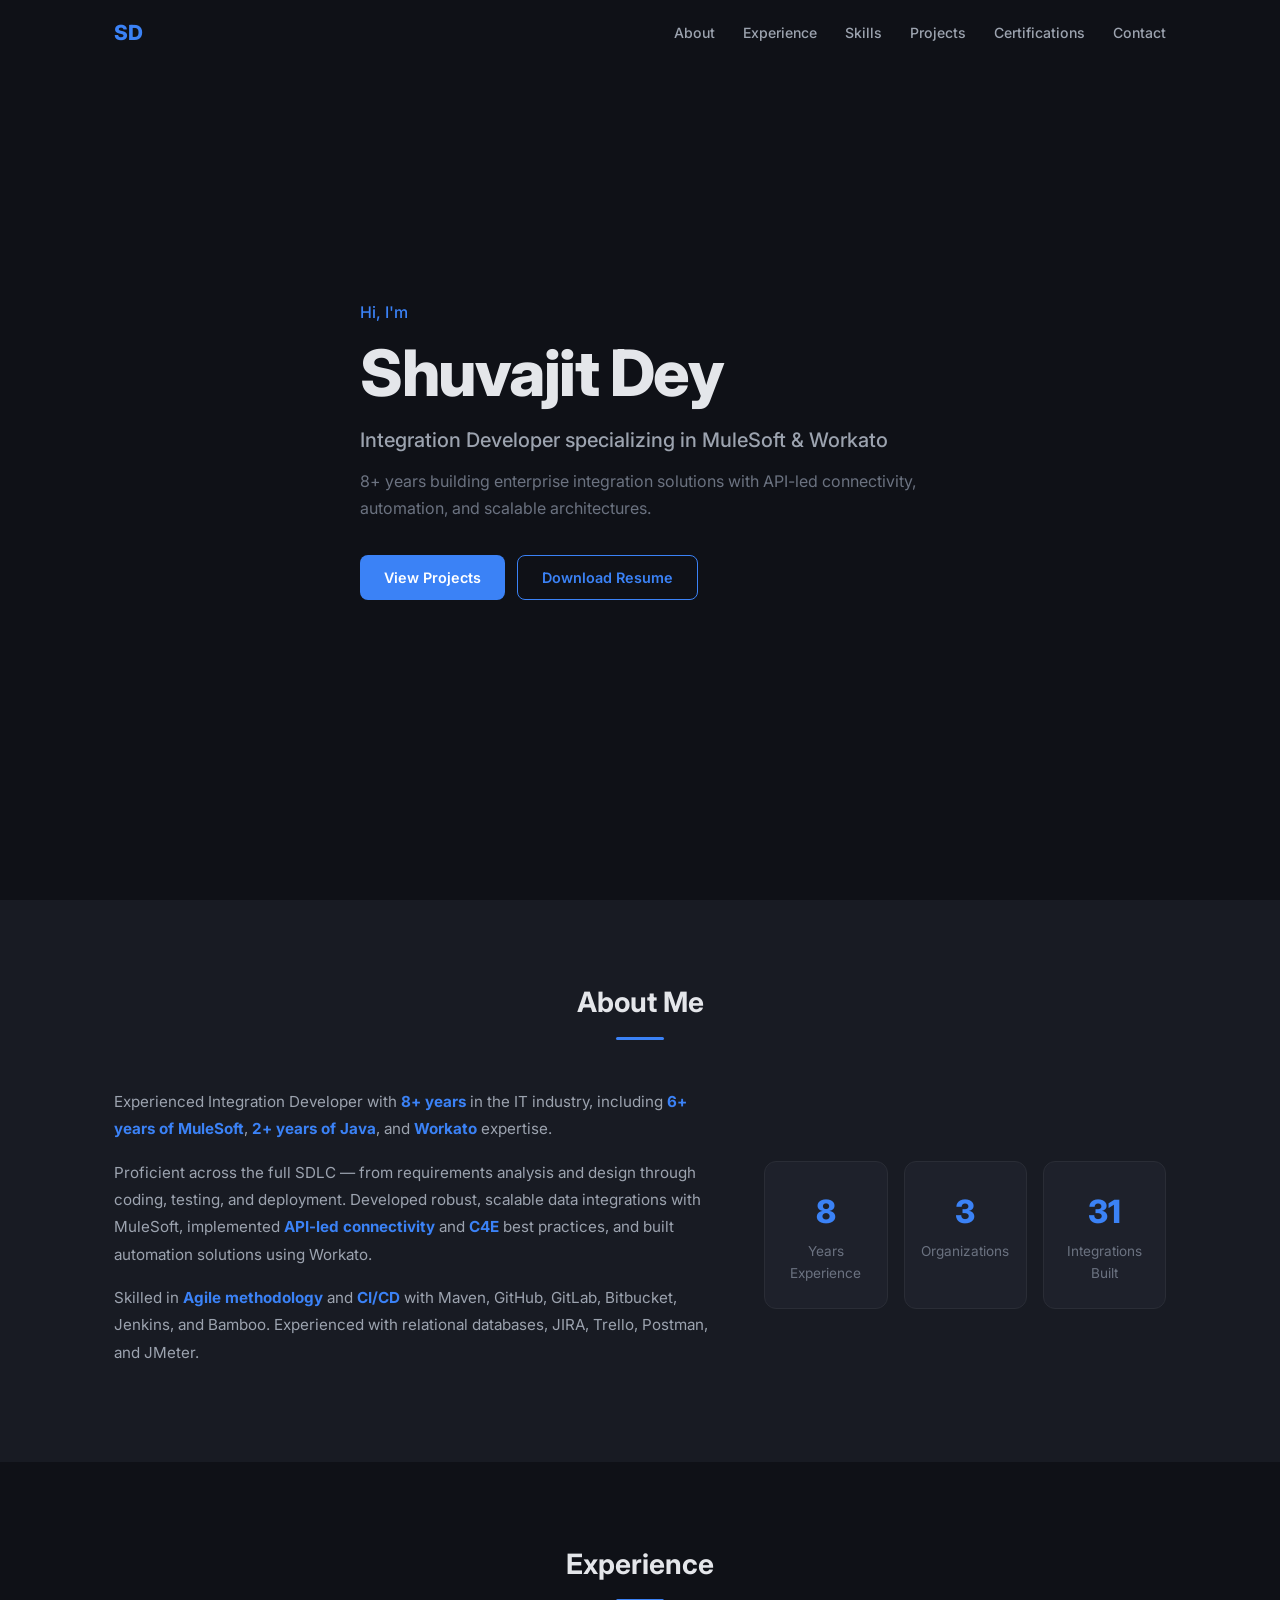
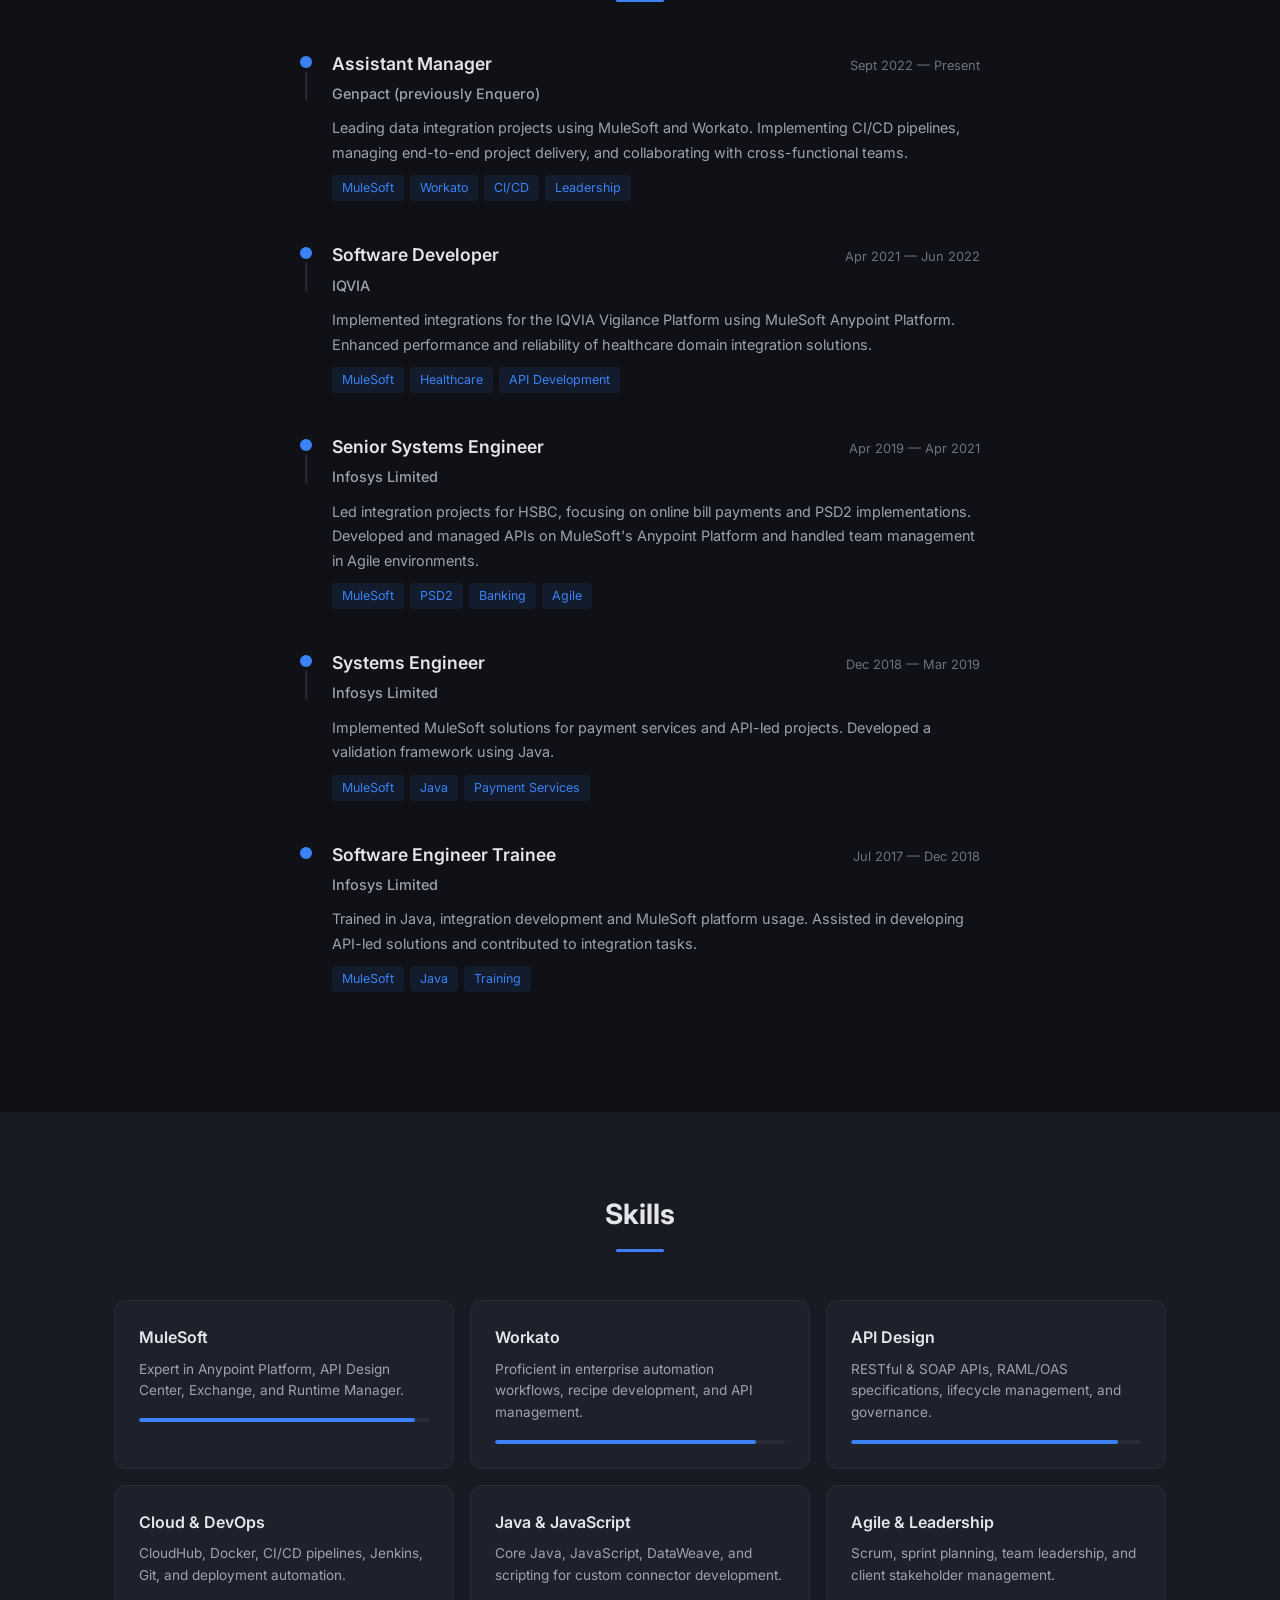
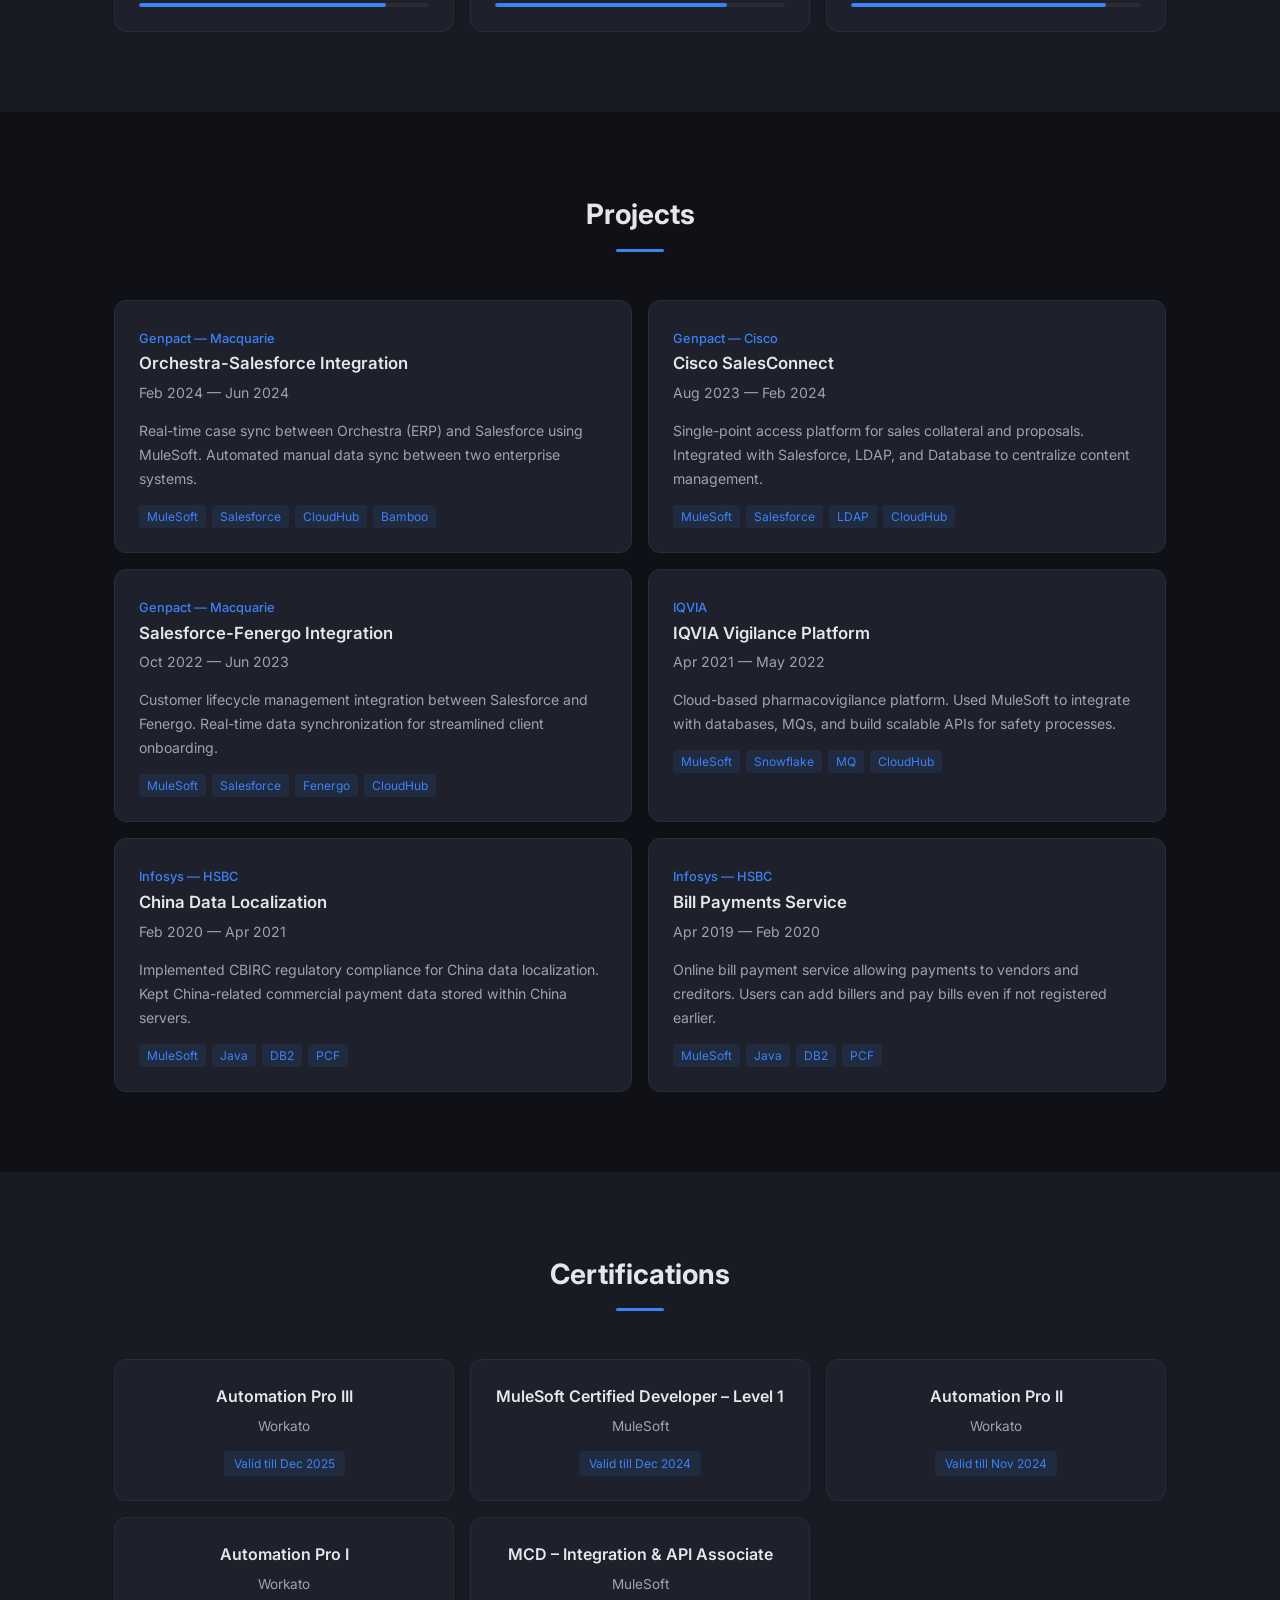
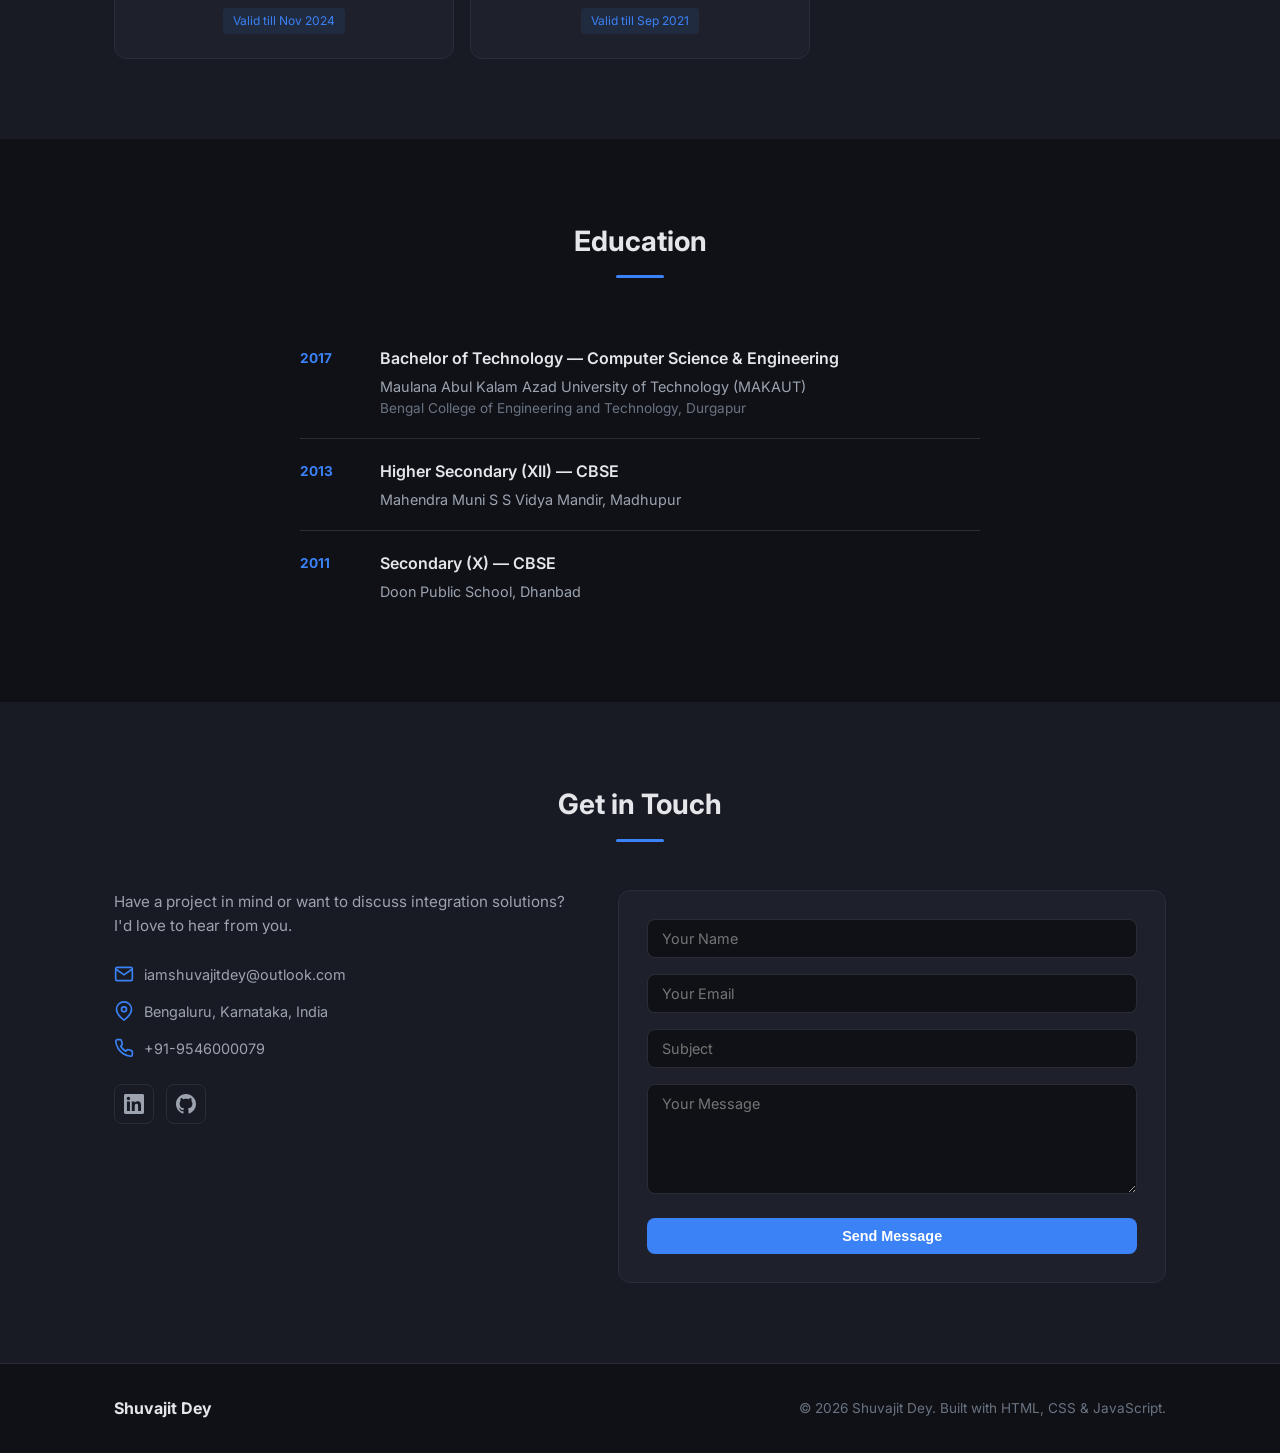
<file: index.html>
<!DOCTYPE html>
<html lang="en">
<head>
    <meta charset="UTF-8">
    <meta name="viewport" content="width=device-width, initial-scale=1.0">
    <title>Shuvajit Dey | Integration Developer</title>
    <meta name="description" content="Portfolio of Shuvajit Dey - Integration Developer with 8+ years of experience in Mulesoft and Workato">
    <link rel="icon" type="image/svg+xml" href="favicon.svg">
    <link rel="alternate icon" href="favicon.png" type="image/png">
    <link rel="stylesheet" href="css/style.css">
    <link rel="stylesheet" href="css/animations.css">
    <link href="https://fonts.googleapis.com/css2?family=Inter:wght@400;500;600;700;800&display=swap" rel="stylesheet">
</head>
<body>
    <nav class="navbar" id="navbar">
        <div class="container nav-container">
            <a href="#hero" class="nav-logo">SD</a>
            <ul class="nav-menu" id="nav-menu">
                <li><a href="#about" class="nav-link">About</a></li>
                <li><a href="#experience" class="nav-link">Experience</a></li>
                <li><a href="#skills" class="nav-link">Skills</a></li>
                <li><a href="#projects" class="nav-link">Projects</a></li>
                <li><a href="#certifications" class="nav-link">Certifications</a></li>
                <li><a href="#contact" class="nav-link">Contact</a></li>
            </ul>
            <button class="nav-toggle" id="nav-toggle" aria-label="Menu">
                <span></span><span></span><span></span>
            </button>
        </div>
    </nav>

    <section class="hero" id="hero">
        <div class="container">
            <div class="hero-content">
                <p class="hero-greeting">Hi, I'm</p>
                <h1 class="hero-name">Shuvajit Dey</h1>
                <p class="hero-title">Integration Developer specializing in MuleSoft &amp; Workato</p>
                <p class="hero-description">8+ years building enterprise integration solutions with API-led connectivity, automation, and scalable architectures.</p>
                <div class="hero-actions">
                    <a href="#projects" class="btn btn-primary">View Projects</a>
                    <a href="assets/resume.pdf" class="btn btn-outline" download>Download Resume</a>
                </div>
            </div>
        </div>
    </section>

    <section class="section about" id="about">
        <div class="container">
            <h2 class="section-title">About Me</h2>
            <div class="about-content">
                <div class="about-text fade-in">
                    <p>Experienced Integration Developer with <strong>8+ years</strong> in the IT industry, including <strong>6+ years of MuleSoft</strong>, <strong>2+ years of Java</strong>, and <strong>Workato</strong> expertise.</p>
                    <p>Proficient across the full SDLC — from requirements analysis and design through coding, testing, and deployment. Developed robust, scalable data integrations with MuleSoft, implemented <strong>API-led connectivity</strong> and <strong>C4E</strong> best practices, and built automation solutions using Workato.</p>
                    <p>Skilled in <strong>Agile methodology</strong> and <strong>CI/CD</strong> with Maven, GitHub, GitLab, Bitbucket, Jenkins, and Bamboo. Experienced with relational databases, JIRA, Trello, Postman, and JMeter.</p>
                </div>
                <div class="about-stats fade-in">
                    <div class="stat">
                        <span class="stat-value" data-target="8">0</span>
                        <span class="stat-label">Years Experience</span>
                    </div>
                    <div class="stat">
                        <span class="stat-value" data-target="3">0</span>
                        <span class="stat-label">Organizations</span>
                    </div>
                    <div class="stat">
                        <span class="stat-value" data-target="50">0</span>
                        <span class="stat-label">Integrations Built</span>
                    </div>
                </div>
            </div>
        </div>
    </section>

    <section class="section experience" id="experience">
        <div class="container">
            <h2 class="section-title">Experience</h2>
            <div class="timeline">
                <div class="timeline-item fade-in-left">
                    <div class="timeline-marker"></div>
                    <div class="timeline-card">
                        <div class="timeline-head">
                            <h3>Assistant Manager</h3>
                            <span class="timeline-date">Sept 2022 — Present</span>
                        </div>
                        <p class="timeline-org">Genpact (previously Enquero)</p>
                        <p>Leading data integration projects using MuleSoft and Workato. Implementing CI/CD pipelines, managing end-to-end project delivery, and collaborating with cross-functional teams.</p>
                        <div class="tags">
                            <span class="tag">MuleSoft</span>
                            <span class="tag">Workato</span>
                            <span class="tag">CI/CD</span>
                            <span class="tag">Leadership</span>
                        </div>
                    </div>
                </div>
                <div class="timeline-item fade-in-right">
                    <div class="timeline-marker"></div>
                    <div class="timeline-card">
                        <div class="timeline-head">
                            <h3>Software Developer</h3>
                            <span class="timeline-date">Apr 2021 — Jun 2022</span>
                        </div>
                        <p class="timeline-org">IQVIA</p>
                        <p>Implemented integrations for the IQVIA Vigilance Platform using MuleSoft Anypoint Platform. Enhanced performance and reliability of healthcare domain integration solutions.</p>
                        <div class="tags">
                            <span class="tag">MuleSoft</span>
                            <span class="tag">Healthcare</span>
                            <span class="tag">API Development</span>
                        </div>
                    </div>
                </div>
                <div class="timeline-item fade-in-left">
                    <div class="timeline-marker"></div>
                    <div class="timeline-card">
                        <div class="timeline-head">
                            <h3>Senior Systems Engineer</h3>
                            <span class="timeline-date">Apr 2019 — Apr 2021</span>
                        </div>
                        <p class="timeline-org">Infosys Limited</p>
                        <p>Led integration projects for HSBC, focusing on online bill payments and PSD2 implementations. Developed and managed APIs on MuleSoft's Anypoint Platform and handled team management in Agile environments.</p>
                        <div class="tags">
                            <span class="tag">MuleSoft</span>
                            <span class="tag">PSD2</span>
                            <span class="tag">Banking</span>
                            <span class="tag">Agile</span>
                        </div>
                    </div>
                </div>
                <div class="timeline-item fade-in-right">
                    <div class="timeline-marker"></div>
                    <div class="timeline-card">
                        <div class="timeline-head">
                            <h3>Systems Engineer</h3>
                            <span class="timeline-date">Dec 2018 — Mar 2019</span>
                        </div>
                        <p class="timeline-org">Infosys Limited</p>
                        <p>Implemented MuleSoft solutions for payment services and API-led projects. Developed a validation framework using Java.</p>
                        <div class="tags">
                            <span class="tag">MuleSoft</span>
                            <span class="tag">Java</span>
                            <span class="tag">Payment Services</span>
                        </div>
                    </div>
                </div>
                <div class="timeline-item fade-in-left">
                    <div class="timeline-marker"></div>
                    <div class="timeline-card">
                        <div class="timeline-head">
                            <h3>Software Engineer Trainee</h3>
                            <span class="timeline-date">Jul 2017 — Dec 2018</span>
                        </div>
                        <p class="timeline-org">Infosys Limited</p>
                        <p>Trained in Java, integration development and MuleSoft platform usage. Assisted in developing API-led solutions and contributed to integration tasks.</p>
                        <div class="tags">
                            <span class="tag">MuleSoft</span>
                            <span class="tag">Java</span>
                            <span class="tag">Training</span>
                        </div>
                    </div>
                </div>
            </div>
        </div>
    </section>

    <section class="section skills" id="skills">
        <div class="container">
            <h2 class="section-title">Skills</h2>
            <div class="skills-grid">
                <div class="skill-card fade-in">
                    <h3>MuleSoft</h3>
                    <p>Expert in Anypoint Platform, API Design Center, Exchange, and Runtime Manager.</p>
                    <div class="skill-bar-track">
                        <div class="skill-bar-fill" data-level="95"></div>
                    </div>
                </div>
                <div class="skill-card fade-in">
                    <h3>Workato</h3>
                    <p>Proficient in enterprise automation workflows, recipe development, and API management.</p>
                    <div class="skill-bar-track">
                        <div class="skill-bar-fill" data-level="90"></div>
                    </div>
                </div>
                <div class="skill-card fade-in">
                    <h3>API Design</h3>
                    <p>RESTful &amp; SOAP APIs, RAML/OAS specifications, lifecycle management, and governance.</p>
                    <div class="skill-bar-track">
                        <div class="skill-bar-fill" data-level="92"></div>
                    </div>
                </div>
                <div class="skill-card fade-in">
                    <h3>Cloud &amp; DevOps</h3>
                    <p>CloudHub, Docker, CI/CD pipelines, Jenkins, Git, and deployment automation.</p>
                    <div class="skill-bar-track">
                        <div class="skill-bar-fill" data-level="85"></div>
                    </div>
                </div>
                <div class="skill-card fade-in">
                    <h3>Java &amp; JavaScript</h3>
                    <p>Core Java, JavaScript, DataWeave, and scripting for custom connector development.</p>
                    <div class="skill-bar-track">
                        <div class="skill-bar-fill" data-level="80"></div>
                    </div>
                </div>
                <div class="skill-card fade-in">
                    <h3>Agile &amp; Leadership</h3>
                    <p>Scrum, sprint planning, team leadership, and client stakeholder management.</p>
                    <div class="skill-bar-track">
                        <div class="skill-bar-fill" data-level="88"></div>
                    </div>
                </div>
            </div>
        </div>
    </section>

    <section class="section projects" id="projects">
        <div class="container">
            <h2 class="section-title">Projects</h2>
            <div class="projects-grid">
                <div class="project-card fade-in">
                    <div class="project-body">
                        <span class="project-client">Genpact — Macquarie</span>
                        <h3>Orchestra-Salesforce Integration</h3>
                        <p class="project-date">Feb 2024 — Jun 2024</p>
                        <p>Real-time case sync between Orchestra (ERP) and Salesforce using MuleSoft. Automated manual data sync between two enterprise systems.</p>
                        <div class="tags">
                            <span>MuleSoft</span><span>Salesforce</span><span>CloudHub</span><span>Bamboo</span>
                        </div>
                    </div>
                </div>
                <div class="project-card fade-in">
                    <div class="project-body">
                        <span class="project-client">Genpact — Cisco</span>
                        <h3>Cisco SalesConnect</h3>
                        <p class="project-date">Aug 2023 — Feb 2024</p>
                        <p>Single-point access platform for sales collateral and proposals. Integrated with Salesforce, LDAP, and Database to centralize content management.</p>
                        <div class="tags">
                            <span>MuleSoft</span><span>Salesforce</span><span>LDAP</span><span>CloudHub</span>
                        </div>
                    </div>
                </div>
                <div class="project-card fade-in">
                    <div class="project-body">
                        <span class="project-client">Genpact — Macquarie</span>
                        <h3>Salesforce-Fenergo Integration</h3>
                        <p class="project-date">Oct 2022 — Jun 2023</p>
                        <p>Customer lifecycle management integration between Salesforce and Fenergo. Real-time data synchronization for streamlined client onboarding.</p>
                        <div class="tags">
                            <span>MuleSoft</span><span>Salesforce</span><span>Fenergo</span><span>CloudHub</span>
                        </div>
                    </div>
                </div>
                <div class="project-card fade-in">
                    <div class="project-body">
                        <span class="project-client">IQVIA</span>
                        <h3>IQVIA Vigilance Platform</h3>
                        <p class="project-date">Apr 2021 — May 2022</p>
                        <p>Cloud-based pharmacovigilance platform. Used MuleSoft to integrate with databases, MQs, and build scalable APIs for safety processes.</p>
                        <div class="tags">
                            <span>MuleSoft</span><span>Snowflake</span><span>MQ</span><span>CloudHub</span>
                        </div>
                    </div>
                </div>
                <div class="project-card fade-in">
                    <div class="project-body">
                        <span class="project-client">Infosys — HSBC</span>
                        <h3>China Data Localization</h3>
                        <p class="project-date">Feb 2020 — Apr 2021</p>
                        <p>Implemented CBIRC regulatory compliance for China data localization. Kept China-related commercial payment data stored within China servers.</p>
                        <div class="tags">
                            <span>MuleSoft</span><span>Java</span><span>DB2</span><span>PCF</span>
                        </div>
                    </div>
                </div>
                <div class="project-card fade-in">
                    <div class="project-body">
                        <span class="project-client">Infosys — HSBC</span>
                        <h3>Bill Payments Service</h3>
                        <p class="project-date">Apr 2019 — Feb 2020</p>
                        <p>Online bill payment service allowing payments to vendors and creditors. Users can add billers and pay bills even if not registered earlier.</p>
                        <div class="tags">
                            <span>MuleSoft</span><span>Java</span><span>DB2</span><span>PCF</span>
                        </div>
                    </div>
                </div>
            </div>
        </div>
    </section>

    <section class="section certifications" id="certifications">
        <div class="container">
            <h2 class="section-title">Certifications</h2>
            <div class="cert-grid">
                <div class="cert-card fade-in">
                    <h3>Automation Pro III</h3>
                    <p class="cert-issuer">Workato</p>
                    <span class="cert-badge">Valid till Dec 2025</span>
                </div>
                <div class="cert-card fade-in">
                    <h3>MuleSoft Certified Developer – Level 1</h3>
                    <p class="cert-issuer">MuleSoft</p>
                    <span class="cert-badge">Valid till Dec 2024</span>
                </div>
                <div class="cert-card fade-in">
                    <h3>Automation Pro II</h3>
                    <p class="cert-issuer">Workato</p>
                    <span class="cert-badge">Valid till Nov 2024</span>
                </div>
                <div class="cert-card fade-in">
                    <h3>Automation Pro I</h3>
                    <p class="cert-issuer">Workato</p>
                    <span class="cert-badge">Valid till Nov 2024</span>
                </div>
                <div class="cert-card fade-in">
                    <h3>MCD – Integration &amp; API Associate</h3>
                    <p class="cert-issuer">MuleSoft</p>
                    <span class="cert-badge">Valid till Sep 2021</span>
                </div>
            </div>
        </div>
    </section>

    <section class="section education" id="education">
        <div class="container">
            <h2 class="section-title">Education</h2>
            <div class="edu-list">
                <div class="edu-item fade-in">
                    <div class="edu-year">2017</div>
                    <div>
                        <h3>Bachelor of Technology — Computer Science &amp; Engineering</h3>
                        <p>Maulana Abul Kalam Azad University of Technology (MAKAUT)</p>
                        <p class="edu-institute">Bengal College of Engineering and Technology, Durgapur</p>
                    </div>
                </div>
                <div class="edu-item fade-in">
                    <div class="edu-year">2013</div>
                    <div>
                        <h3>Higher Secondary (XII) — CBSE</h3>
                        <p>Mahendra Muni S S Vidya Mandir, Madhupur</p>
                    </div>
                </div>
                <div class="edu-item fade-in">
                    <div class="edu-year">2011</div>
                    <div>
                        <h3>Secondary (X) — CBSE</h3>
                        <p>Doon Public School, Dhanbad</p>
                    </div>
                </div>
            </div>
        </div>
    </section>

    <section class="section contact" id="contact">
        <div class="container">
            <h2 class="section-title">Get in Touch</h2>
            <div class="contact-grid">
                <div class="contact-info fade-in">
                    <p>Have a project in mind or want to discuss integration solutions? I'd love to hear from you.</p>
                    <div class="contact-details">
                        <div class="contact-row">
                            <svg width="20" height="20" viewBox="0 0 24 24" fill="none" stroke="currentColor" stroke-width="2"><path d="M4 4h16c1.1 0 2 .9 2 2v12c0 1.1-.9 2-2 2H4c-1.1 0-2-.9-2-2V6c0-1.1.9-2 2-2z"/><polyline points="22,6 12,13 2,6"/></svg>
                            <span>iamshuvajitdey@outlook.com</span>
                        </div>
                        <div class="contact-row">
                            <svg width="20" height="20" viewBox="0 0 24 24" fill="none" stroke="currentColor" stroke-width="2"><path d="M21 10c0 7-9 13-9 13s-9-6-9-13a9 9 0 0 1 18 0z"/><circle cx="12" cy="10" r="3"/></svg>
                            <span>Bengaluru, Karnataka, India</span>
                        </div>
                        <div class="contact-row">
                            <svg width="20" height="20" viewBox="0 0 24 24" fill="none" stroke="currentColor" stroke-width="2"><path d="M22 16.92v3a2 2 0 0 1-2.18 2 19.79 19.79 0 0 1-8.63-3.07 19.5 19.5 0 0 1-6-6 19.79 19.79 0 0 1-3.07-8.67A2 2 0 0 1 4.11 2h3a2 2 0 0 1 2 1.72 12.84 12.84 0 0 0 .7 2.81 2 2 0 0 1-.45 2.11L8.09 9.91a16 16 0 0 0 6 6l1.27-1.27a2 2 0 0 1 2.11-.45 12.84 12.84 0 0 0 2.81.7A2 2 0 0 1 22 16.92z"/></svg>
                            <span>+91-9546000079</span>
                        </div>
                    </div>
                    <div class="social-links">
                        <a href="https://linkedin.com/in/iamshuvajitdey" target="_blank" class="social-link" aria-label="LinkedIn">
                            <svg viewBox="0 0 24 24" fill="currentColor"><path d="M20.447 20.452h-3.554v-5.569c0-1.328-.027-3.037-1.852-3.037-1.853 0-2.136 1.445-2.136 2.939v5.667H9.351V9h3.414v1.561h.046c.477-.9 1.637-1.85 3.37-1.85 3.601 0 4.267 2.37 4.267 5.455v6.286zM5.337 7.433c-1.144 0-2.063-.926-2.063-2.065 0-1.138.92-2.063 2.063-2.063 1.14 0 2.064.925 2.064 2.063 0 1.139-.925 2.065-2.064 2.065zm1.782 13.019H3.555V9h3.564v11.452zM22.225 0H1.771C.792 0 0 .774 0 1.729v20.542C0 23.227.792 24 1.771 24h20.451C23.2 24 24 23.227 24 22.271V1.729C24 .774 23.2 0 22.222 0h.003z"/></svg>
                        </a>
                        <a href="https://github.com/iamshuvajitdey" target="_blank" class="social-link" aria-label="GitHub">
                            <svg viewBox="0 0 24 24" fill="currentColor"><path d="M12 0c-6.626 0-12 5.373-12 12 0 5.302 3.438 9.8 8.207 11.387.599.111.793-.261.793-.577v-2.234c-3.338.726-4.033-1.416-4.033-1.416-.546-1.387-1.333-1.756-1.333-1.756-1.089-.745.083-.729.083-.729 1.205.084 1.839 1.237 1.839 1.237 1.07 1.834 2.807 1.304 3.492.997.107-.775.418-1.305.762-1.604-2.665-.305-5.467-1.334-5.467-5.931 0-1.311.469-2.381 1.236-3.221-.124-.303-.535-1.524.117-3.176 0 0 1.008-.322 3.301 1.23.957-.266 1.983-.399 3.003-.404 1.02.005 2.047.138 3.006.404 2.291-1.552 3.297-1.23 3.297-1.23.653 1.653.242 2.874.118 3.176.77.84 1.235 1.911 1.235 3.221 0 4.609-2.807 5.624-5.479 5.921.43.372.823 1.102.823 2.222v3.293c0 .319.192.694.801.576 4.765-1.589 8.199-6.086 8.199-11.386 0-6.627-5.373-12-12-12z"/></svg>
                        </a>
                    </div>
                </div>
                <form class="contact-form fade-in" id="contact-form">
                    <div class="form-group">
                        <input type="text" id="name" name="name" placeholder="Your Name" required>
                    </div>
                    <div class="form-group">
                        <input type="email" id="email" name="email" placeholder="Your Email" required>
                    </div>
                    <div class="form-group">
                        <input type="text" id="subject" name="subject" placeholder="Subject" required>
                    </div>
                    <div class="form-group">
                        <textarea id="message" name="message" rows="5" placeholder="Your Message" required></textarea>
                    </div>
                    <button type="submit" class="btn btn-primary btn-full">Send Message</button>
                    <div class="form-success" id="form-success">
                        <p>Thank you! Your message has been sent successfully.</p>
                    </div>
                </form>
            </div>
        </div>
    </section>

    <footer class="footer">
        <div class="container">
            <div class="footer-content">
                <a href="#hero" class="footer-logo">Shuvajit Dey</a>
                <p>&copy; 2026 Shuvajit Dey. Built with HTML, CSS &amp; JavaScript.</p>
            </div>
        </div>
    </footer>

    <button class="back-to-top" id="back-to-top" aria-label="Back to top">
        <svg viewBox="0 0 24 24" fill="none" stroke="currentColor" stroke-width="2.5"><line x1="12" y1="19" x2="12" y2="5"/><polyline points="5 12 12 5 19 12"/></svg>
    </button>

    <script src="js/main.js"></script>
</body>
</html>
</file>
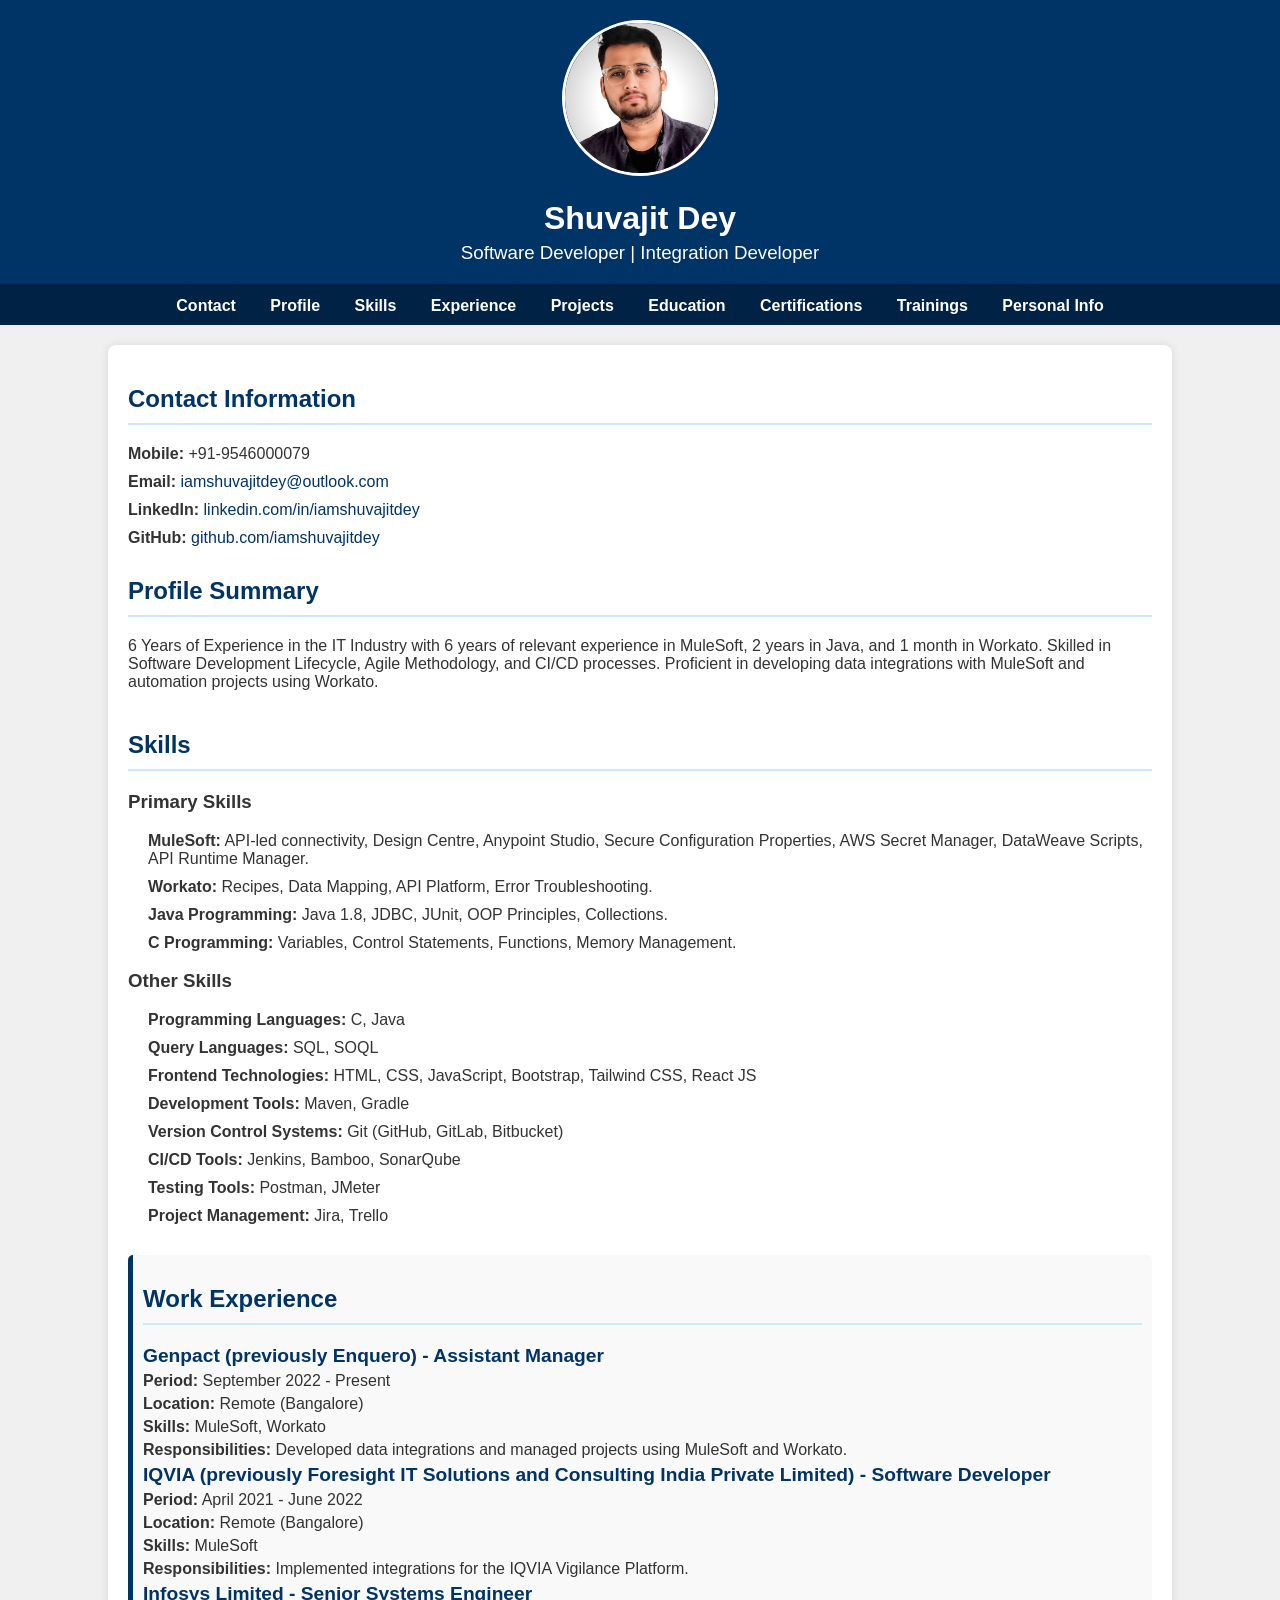
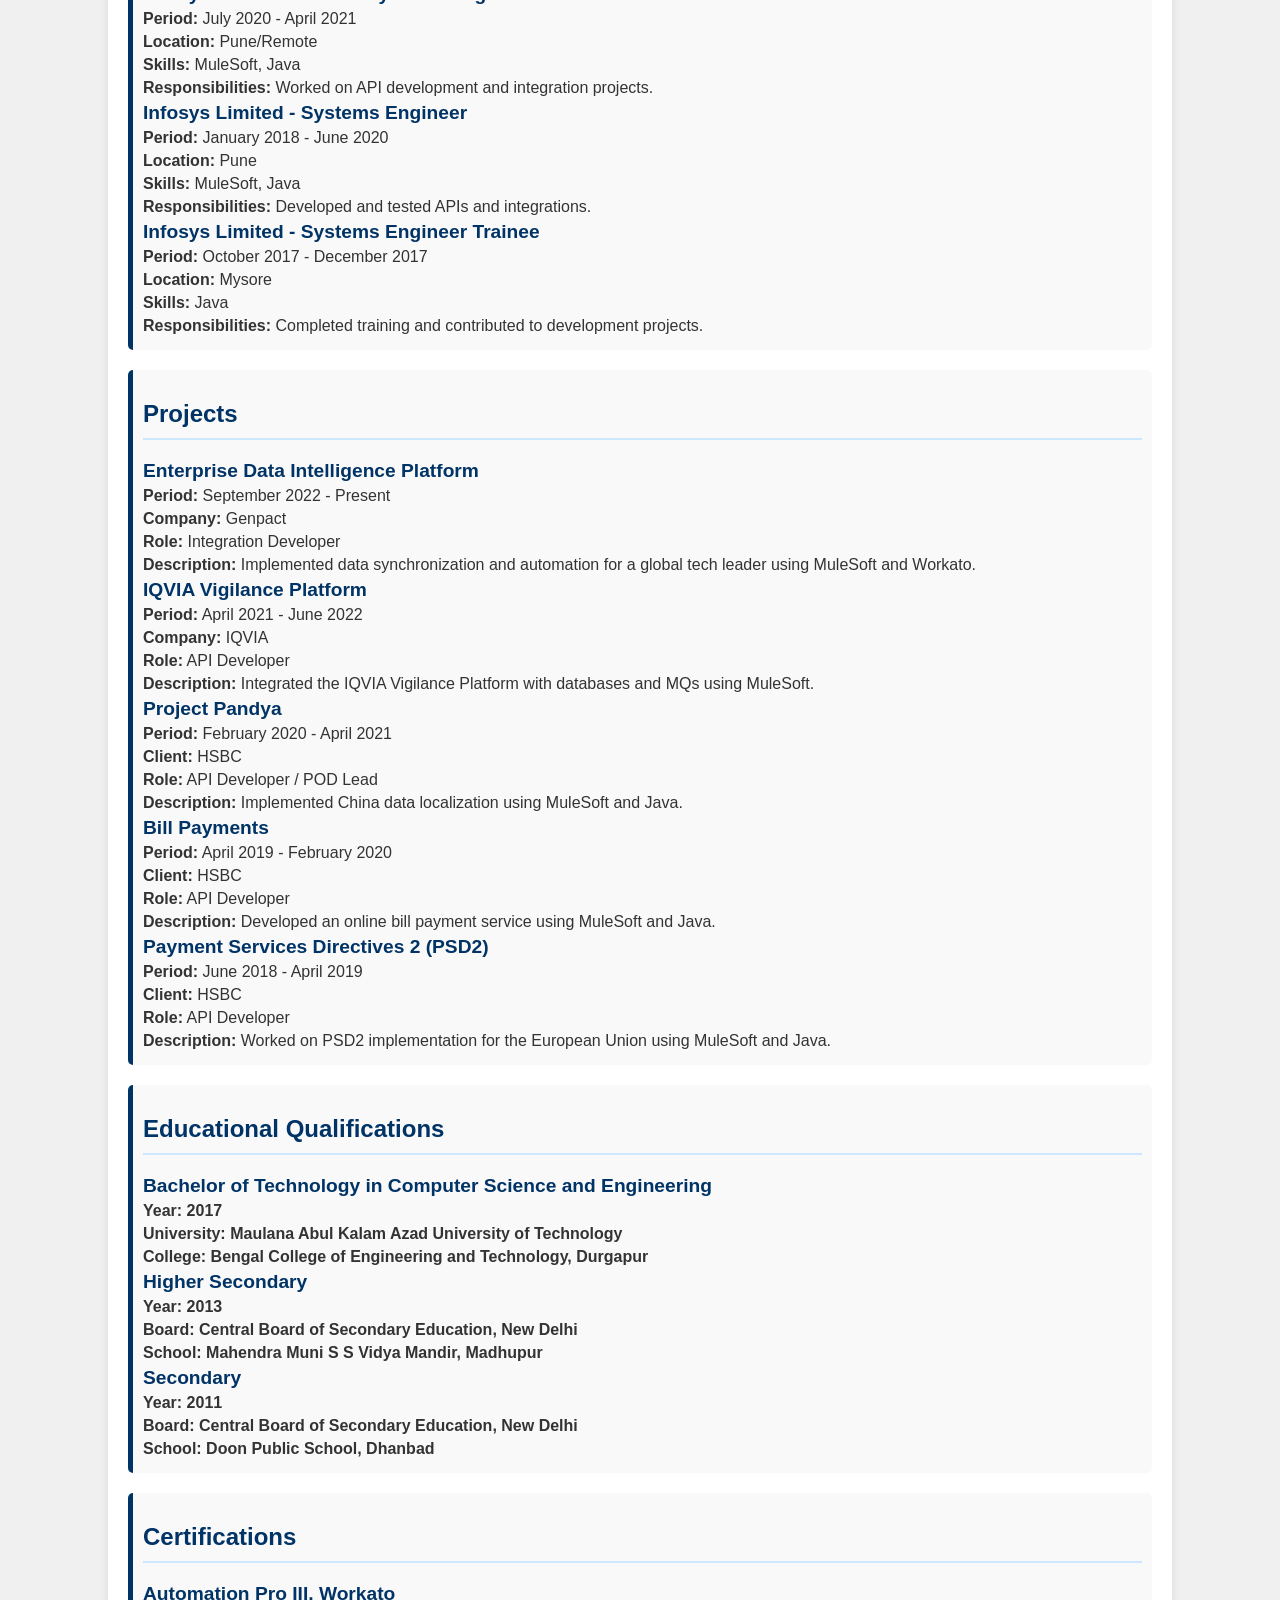
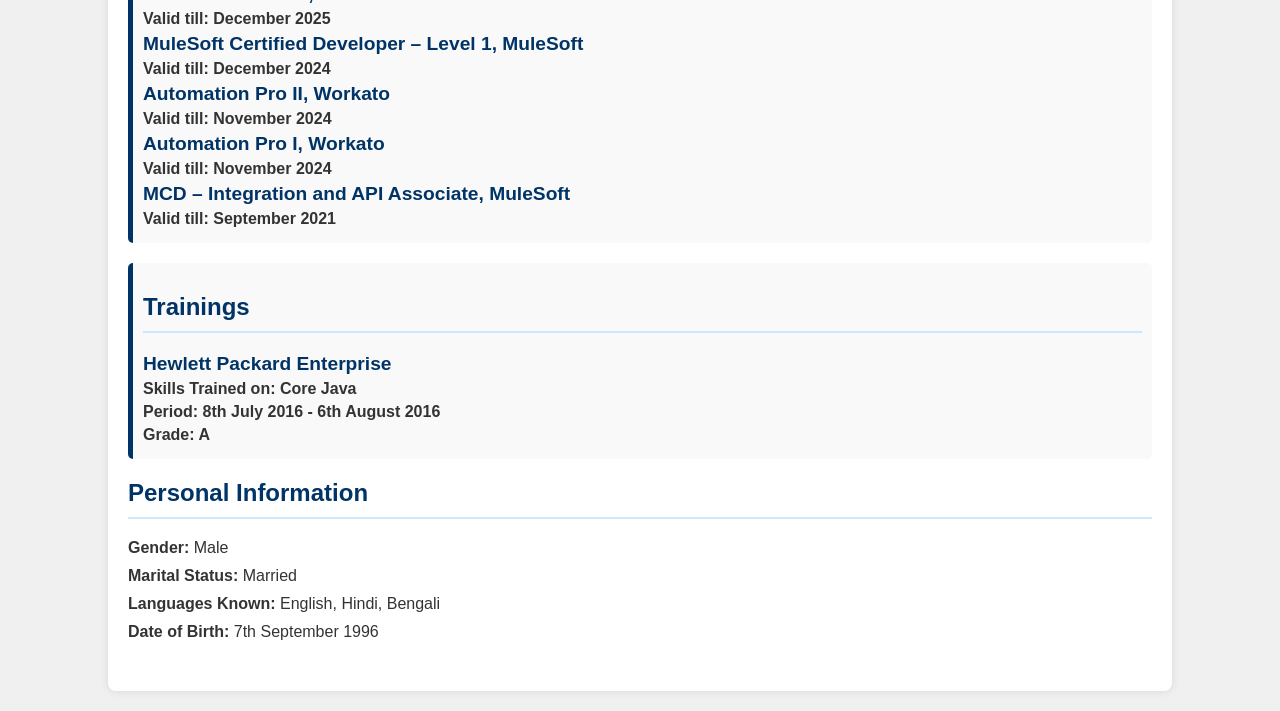
<file: index_deprecated1.html>
<!DOCTYPE html>
<html lang="en">
<head>
    <meta charset="UTF-8">
    <meta name="viewport" content="width=device-width, initial-scale=1.0">
    <title>Shuvajit Dey - Resume</title>
    <style>
        body {
            font-family: Arial, sans-serif;
            margin: 0;
            padding: 0;
            color: #333;
            background-color: #f0f0f0;
        }
        header {
            background-color: #003366;
            padding: 20px;
            text-align: center;
            color: white;
            border-bottom: 3px solid #002244;
        }
        header img {
            border-radius: 50%;
            width: 150px;
            height: 150px;
            margin-bottom: 10px;
            border: 3px solid #ffffff;
        }
        header h1 {
            margin: 10px 0 5px;
            font-size: 2em;
        }
        header h3 {
            margin: 0;
            font-weight: normal;
        }
        nav {
            background-color: #002244;
            padding: 10px 0;
            text-align: center;
        }
        nav a {
            color: white;
            text-decoration: none;
            margin: 0 15px;
            font-weight: bold;
        }
        nav a:hover {
            color: #cce7ff;
        }
        .container {
            width: 80%;
            max-width: 1200px;
            margin: 20px auto;
            padding: 20px;
            background-color: #ffffff;
            border-radius: 8px;
            box-shadow: 0 0 10px rgba(0, 0, 0, 0.1);
        }
        h2 {
            border-bottom: 2px solid #cce7ff;
            padding-bottom: 10px;
            margin-bottom: 20px;
            color: #003366;
        }
        section {
            margin-bottom: 40px;
        }
        .contact-info, .skills, .experience, .education, .projects, .certifications, .trainings, .personal-info {
            margin-bottom: 30px;
        }
        .contact-info a {
            color: #003366;
            text-decoration: none;
        }
        .contact-info a:hover {
            text-decoration: underline;
        }
        ul {
            list-style-type: none;
            padding: 0;
        }
        ul li {
            margin-bottom: 10px;
        }
        .skills ul li, .experience ul li, .projects ul li {
            margin-left: 20px;
        }
        .experience h4, .projects h4, .education h4, .certifications h4, .trainings h4 {
            margin: 5px 0;
            color: #003366;
            font-size: 1.2em;
        }
        .experience .job-title, .projects .role, .education .degree, .certifications .cert, .trainings .training {
            font-weight: bold;
        }
        .experience, .projects, .education, .certifications, .trainings {
            border-left: 5px solid #003366;
            padding-left: 15px;
            margin-bottom: 20px;
            background-color: #f9f9f9;
            border-radius: 5px;
            padding: 10px;
        }
        .experience p, .projects p, .education p, .certifications p, .trainings p {
            margin: 5px 0;
        }
    </style>
</head>
<body>
    <header>
        <img src="Shuvajit Dey - Passport Size - Grey Gradient Background2.jpg" alt="Shuvajit Dey">
        <h1>Shuvajit Dey</h1>
        <h3>Software Developer | Integration Developer</h3>
    </header>
    
    <nav>
        <a href="#contact-info">Contact</a>
        <a href="#profile-summary">Profile</a>
        <a href="#skills">Skills</a>
        <a href="#experience">Experience</a>
        <a href="#projects">Projects</a>
        <a href="#education">Education</a>
        <a href="#certifications">Certifications</a>
        <a href="#trainings">Trainings</a>
        <a href="#personal-info">Personal Info</a>
    </nav>

    <div class="container">
        <section id="contact-info" class="contact-info">
            <h2>Contact Information</h2>
            <ul>
                <li><strong>Mobile:</strong> +91-9546000079</li>
                <li><strong>Email:</strong> <a href="mailto:iamshuvajitdey@outlook.com">iamshuvajitdey@outlook.com</a></li>
                <li><strong>LinkedIn:</strong> <a href="https://linkedin.com/in/iamshuvajitdey">linkedin.com/in/iamshuvajitdey</a></li>
                <li><strong>GitHub:</strong> <a href="https://github.com/iamshuvajitdey">github.com/iamshuvajitdey</a></li>
            </ul>
        </section>

        <section id="profile-summary" class="profile-summary">
            <h2>Profile Summary</h2>
            <p>6 Years of Experience in the IT Industry with 6 years of relevant experience in MuleSoft, 2 years in Java, and 1 month in Workato. Skilled in Software Development Lifecycle, Agile Methodology, and CI/CD processes. Proficient in developing data integrations with MuleSoft and automation projects using Workato.</p>
        </section>

        <section id="skills" class="skills">
            <h2>Skills</h2>
            <h3>Primary Skills</h3>
            <ul>
                <li><strong>MuleSoft:</strong> API-led connectivity, Design Centre, Anypoint Studio, Secure Configuration Properties, AWS Secret Manager, DataWeave Scripts, API Runtime Manager.</li>
                <li><strong>Workato:</strong> Recipes, Data Mapping, API Platform, Error Troubleshooting.</li>
                <li><strong>Java Programming:</strong> Java 1.8, JDBC, JUnit, OOP Principles, Collections.</li>
                <li><strong>C Programming:</strong> Variables, Control Statements, Functions, Memory Management.</li>
            </ul>

            <h3>Other Skills</h3>
            <ul>
                <li><strong>Programming Languages:</strong> C, Java</li>
                <li><strong>Query Languages:</strong> SQL, SOQL</li>
                <li><strong>Frontend Technologies:</strong> HTML, CSS, JavaScript, Bootstrap, Tailwind CSS, React JS</li>
                <li><strong>Development Tools:</strong> Maven, Gradle</li>
                <li><strong>Version Control Systems:</strong> Git (GitHub, GitLab, Bitbucket)</li>
                <li><strong>CI/CD Tools:</strong> Jenkins, Bamboo, SonarQube</li>
                <li><strong>Testing Tools:</strong> Postman, JMeter</li>
                <li><strong>Project Management:</strong> Jira, Trello</li>
            </ul>
        </section>

        <section id="experience" class="experience">
            <h2>Work Experience</h2>
            <div class="job">
                <h4 class="job-title">Genpact (previously Enquero) - Assistant Manager</h4>
                <p><strong>Period:</strong> September 2022 - Present</p>
                <p><strong>Location:</strong> Remote (Bangalore)</p>
                <p><strong>Skills:</strong> MuleSoft, Workato</p>
                <p><strong>Responsibilities:</strong> Developed data integrations and managed projects using MuleSoft and Workato.</p>
            </div>
            <div class="job">
                <h4 class="job-title">IQVIA (previously Foresight IT Solutions and Consulting India Private Limited) - Software Developer</h4>
                <p><strong>Period:</strong> April 2021 - June 2022</p>
                <p><strong>Location:</strong> Remote (Bangalore)</p>
                <p><strong>Skills:</strong> MuleSoft</p>
                <p><strong>Responsibilities:</strong> Implemented integrations for the IQVIA Vigilance Platform.</p>
            </div>
            <div class="job">
                <h4 class="job-title">Infosys Limited - Senior Systems Engineer</h4>
                <p><strong>Period:</strong> July 2020 - April 2021</p>
                <p><strong>Location:</strong> Pune/Remote</p>
                <p><strong>Skills:</strong> MuleSoft, Java</p>
                <p><strong>Responsibilities:</strong> Worked on API development and integration projects.</p>
            </div>
            <div class="job">
                <h4 class="job-title">Infosys Limited - Systems Engineer</h4>
                <p><strong>Period:</strong> January 2018 - June 2020</p>
                <p><strong>Location:</strong> Pune</p>
                <p><strong>Skills:</strong> MuleSoft, Java</p>
                <p><strong>Responsibilities:</strong> Developed and tested APIs and integrations.</p>
            </div>
            <div class="job">
                <h4 class="job-title">Infosys Limited - Systems Engineer Trainee</h4>
                <p><strong>Period:</strong> October 2017 - December 2017</p>
                <p><strong>Location:</strong> Mysore</p>
                <p><strong>Skills:</strong> Java</p>
                <p><strong>Responsibilities:</strong> Completed training and contributed to development projects.</p>
            </div>
        </section>

        <section id="projects" class="projects">
            <h2>Projects</h2>
            <div class="project">
                <h4 class="role">Enterprise Data Intelligence Platform</h4>
                <p><strong>Period:</strong> September 2022 - Present</p>
                <p><strong>Company:</strong> Genpact</p>
                <p><strong>Role:</strong> Integration Developer</p>
                <p><strong>Description:</strong> Implemented data synchronization and automation for a global tech leader using MuleSoft and Workato.</p>
            </div>
            <div class="project">
                <h4 class="role">IQVIA Vigilance Platform</h4>
                <p><strong>Period:</strong> April 2021 - June 2022</p>
                <p><strong>Company:</strong> IQVIA</p>
                <p><strong>Role:</strong> API Developer</p>
                <p><strong>Description:</strong> Integrated the IQVIA Vigilance Platform with databases and MQs using MuleSoft.</p>
            </div>
            <div class="project">
                <h4 class="role">Project Pandya</h4>
                <p><strong>Period:</strong> February 2020 - April 2021</p>
                <p><strong>Client:</strong> HSBC</p>
                <p><strong>Role:</strong> API Developer / POD Lead</p>
                <p><strong>Description:</strong> Implemented China data localization using MuleSoft and Java.</p>
            </div>
            <div class="project">
                <h4 class="role">Bill Payments</h4>
                <p><strong>Period:</strong> April 2019 - February 2020</p>
                <p><strong>Client:</strong> HSBC</p>
                <p><strong>Role:</strong> API Developer</p>
                <p><strong>Description:</strong> Developed an online bill payment service using MuleSoft and Java.</p>
            </div>
            <div class="project">
                <h4 class="role">Payment Services Directives 2 (PSD2)</h4>
                <p><strong>Period:</strong> June 2018 - April 2019</p>
                <p><strong>Client:</strong> HSBC</p>
                <p><strong>Role:</strong> API Developer</p>
                <p><strong>Description:</strong> Worked on PSD2 implementation for the European Union using MuleSoft and Java.</p>
            </div>
        </section>

        <section id="education" class="education">
            <h2>Educational Qualifications</h2>
            <div class="degree">
                <h4>Bachelor of Technology in Computer Science and Engineering</h4>
                <p><strong>Year:</strong> 2017</p>
                <p><strong>University:</strong> Maulana Abul Kalam Azad University of Technology</p>
                <p><strong>College:</strong> Bengal College of Engineering and Technology, Durgapur</p>
            </div>
            <div class="degree">
                <h4>Higher Secondary</h4>
                <p><strong>Year:</strong> 2013</p>
                <p><strong>Board:</strong> Central Board of Secondary Education, New Delhi</p>
                <p><strong>School:</strong> Mahendra Muni S S Vidya Mandir, Madhupur</p>
            </div>
            <div class="degree">
                <h4>Secondary</h4>
                <p><strong>Year:</strong> 2011</p>
                <p><strong>Board:</strong> Central Board of Secondary Education, New Delhi</p>
                <p><strong>School:</strong> Doon Public School, Dhanbad</p>
            </div>
        </section>

        <section id="certifications" class="certifications">
            <h2>Certifications</h2>
            <div class="cert">
                <h4>Automation Pro III, Workato</h4>
                <p><strong>Valid till:</strong> December 2025</p>
            </div>
            <div class="cert">
                <h4>MuleSoft Certified Developer – Level 1, MuleSoft</h4>
                <p><strong>Valid till:</strong> December 2024</p>
            </div>
            <div class="cert">
                <h4>Automation Pro II, Workato</h4>
                <p><strong>Valid till:</strong> November 2024</p>
            </div>
            <div class="cert">
                <h4>Automation Pro I, Workato</h4>
                <p><strong>Valid till:</strong> November 2024</p>
            </div>
            <div class="cert">
                <h4>MCD – Integration and API Associate, MuleSoft</h4>
                <p><strong>Valid till:</strong> September 2021</p>
            </div>
        </section>

        <section id="trainings" class="trainings">
            <h2>Trainings</h2>
            <div class="training">
                <h4>Hewlett Packard Enterprise</h4>
                <p><strong>Skills Trained on:</strong> Core Java</p>
                <p><strong>Period:</strong> 8th July 2016 - 6th August 2016</p>
                <p><strong>Grade:</strong> A</p>
            </div>
        </section>

        <section id="personal-info" class="personal-info">
            <h2>Personal Information</h2>
            <ul>
                <li><strong>Gender:</strong> Male</li>
                <li><strong>Marital Status:</strong> Married</li>
                <li><strong>Languages Known:</strong> English, Hindi, Bengali</li>
                <li><strong>Date of Birth:</strong> 7th September 1996</li>
            </ul>
        </section>
    </div>
</body>
</html>
</file>
<file: css/style.css>
:root {
    --bg-primary: #0f1117;
    --bg-secondary: #181b23;
    --bg-card: #1e212b;
    --text-primary: #e4e6ea;
    --text-secondary: #9ca3af;
    --text-muted: #6b7280;
    --accent: #3b82f6;
    --accent-hover: #60a5fa;
    --accent-subtle: rgba(59, 130, 246, 0.1);
    --border: #2a2d36;
    --border-hover: #3b82f6;
    --radius: 8px;
    --radius-lg: 12px;
    --transition: 0.2s ease;
}

*, *::before, *::after {
    margin: 0;
    padding: 0;
    box-sizing: border-box;
}

html {
    scroll-behavior: smooth;
}

body {
    font-family: 'Inter', -apple-system, BlinkMacSystemFont, sans-serif;
    background: var(--bg-primary);
    color: var(--text-primary);
    line-height: 1.6;
    -webkit-font-smoothing: antialiased;
}

a {
    color: inherit;
    text-decoration: none;
}

.container {
    max-width: 1100px;
    margin: 0 auto;
    padding: 0 24px;
}

.section {
    padding: 80px 0;
}

.section-title {
    font-size: 1.75rem;
    font-weight: 700;
    margin-bottom: 48px;
    text-align: center;
    color: var(--text-primary);
}

.section-title::after {
    content: '';
    display: block;
    width: 48px;
    height: 3px;
    background: var(--accent);
    margin: 12px auto 0;
    border-radius: 2px;
}

.btn {
    display: inline-flex;
    align-items: center;
    padding: 10px 24px;
    border-radius: var(--radius);
    font-weight: 600;
    font-size: 0.9rem;
    cursor: pointer;
    transition: var(--transition);
    border: none;
}

.btn-primary {
    background: var(--accent);
    color: #fff;
}

.btn-primary:hover {
    background: var(--accent-hover);
}

.btn-outline {
    background: transparent;
    color: var(--accent);
    border: 1.5px solid var(--accent);
}

.btn-outline:hover {
    background: var(--accent-subtle);
}

.btn-full {
    width: 100%;
    justify-content: center;
}

.tags {
    display: flex;
    gap: 6px;
    flex-wrap: wrap;
}

.tag {
    font-size: 0.78rem;
    padding: 3px 10px;
    border-radius: 4px;
    background: var(--accent-subtle);
    color: var(--accent);
}

/* Navbar */
.navbar {
    position: fixed;
    top: 0;
    left: 0;
    right: 0;
    z-index: 200;
    padding: 16px 0;
    transition: var(--transition);
}

.navbar.scrolled {
    background: rgba(15, 17, 23, 0.92);
    backdrop-filter: blur(12px);
    padding: 12px 0;
    border-bottom: 1px solid var(--border);
}

.nav-container {
    display: flex;
    align-items: center;
    justify-content: space-between;
}

.nav-logo {
    font-size: 1.3rem;
    font-weight: 800;
    color: var(--accent);
    letter-spacing: -0.5px;
}

.nav-menu {
    display: flex;
    list-style: none;
    gap: 28px;
}

.nav-link {
    font-size: 0.88rem;
    font-weight: 500;
    color: var(--text-secondary);
    transition: var(--transition);
}

.nav-link:hover,
.nav-link.active {
    color: var(--text-primary);
}

.nav-toggle {
    display: none;
    flex-direction: column;
    justify-content: center;
    gap: 5px;
    background: none;
    border: none;
    cursor: pointer;
    padding: 4px;
    width: 36px;
    height: 36px;
    position: relative;
    z-index: 101;
}

.nav-toggle span {
    display: block;
    width: 22px;
    height: 2px;
    background: var(--text-primary);
    transition: all 0.25s ease;
    border-radius: 1px;
    transform-origin: center;
}

.nav-toggle.active span:nth-child(1) {
    transform: translateY(7px) rotate(45deg);
}

.nav-toggle.active span:nth-child(2) {
    opacity: 0;
}

.nav-toggle.active span:nth-child(3) {
    transform: translateY(-7px) rotate(-45deg);
}

/* Hero */
.hero {
    min-height: 100vh;
    display: flex;
    align-items: center;
    position: relative;
}

.hero-content {
    max-width: 720px;
}

.hero-greeting {
    font-size: 1rem;
    color: var(--accent);
    font-weight: 500;
    margin-bottom: 12px;
}

.hero-name {
    font-size: clamp(2.5rem, 6vw, 4rem);
    font-weight: 800;
    letter-spacing: -1.5px;
    line-height: 1.1;
    margin-bottom: 16px;
}

.hero-title {
    font-size: 1.25rem;
    color: var(--text-secondary);
    font-weight: 500;
    margin-bottom: 12px;
}

.hero-description {
    font-size: 1rem;
    color: var(--text-muted);
    max-width: 560px;
    line-height: 1.7;
    margin-bottom: 32px;
}

.hero-actions {
    display: flex;
    gap: 12px;
}

/* About */
.about {
    background: var(--bg-secondary);
}

.about-content {
    display: grid;
    grid-template-columns: 1.5fr 1fr;
    gap: 48px;
    align-items: center;
}

.about-text p {
    color: var(--text-secondary);
    margin-bottom: 16px;
    font-size: 0.95rem;
    line-height: 1.8;
}

.about-text strong {
    color: var(--accent);
}

.about-stats {
    display: grid;
    grid-template-columns: repeat(3, 1fr);
    gap: 16px;
}

.stat {
    text-align: center;
    padding: 24px 16px;
    background: var(--bg-card);
    border: 1px solid var(--border);
    border-radius: var(--radius-lg);
}

.stat-value {
    display: block;
    font-size: 2rem;
    font-weight: 800;
    color: var(--accent);
}

.stat-label {
    display: block;
    font-size: 0.85rem;
    color: var(--text-muted);
    margin-top: 4px;
}

/* Experience */
.experience {
    background: var(--bg-primary);
}

.timeline {
    max-width: 680px;
    margin: 0 auto;
}

.timeline-item {
    display: flex;
    gap: 20px;
    margin-bottom: 32px;
}

.timeline-marker {
    flex-shrink: 0;
    width: 12px;
    height: 12px;
    border-radius: 50%;
    background: var(--accent);
    margin-top: 6px;
    position: relative;
}

.timeline-item:not(:last-child) .timeline-marker::after {
    content: '';
    position: absolute;
    top: 16px;
    left: 50%;
    transform: translateX(-50%);
    width: 1.5px;
    height: calc(100% + 16px);
    background: var(--border);
}

.timeline-card {
    flex: 1;
    padding-bottom: 8px;
}

.timeline-head {
    display: flex;
    justify-content: space-between;
    align-items: baseline;
    gap: 12px;
    margin-bottom: 4px;
    flex-wrap: wrap;
}

.timeline-head h3 {
    font-size: 1.1rem;
    font-weight: 600;
}

.timeline-date {
    font-size: 0.8rem;
    color: var(--text-muted);
    white-space: nowrap;
}

.timeline-org {
    color: var(--accent);
    font-size: 0.9rem;
    font-weight: 500;
    margin-bottom: 8px;
}

.timeline-card > p {
    color: var(--text-secondary);
    font-size: 0.9rem;
    line-height: 1.7;
    margin-bottom: 10px;
}

/* Skills */
.skills {
    background: var(--bg-secondary);
}

.skills-grid {
    display: grid;
    grid-template-columns: repeat(3, 1fr);
    gap: 16px;
}

.skill-card {
    background: var(--bg-card);
    border: 1px solid var(--border);
    border-radius: var(--radius-lg);
    padding: 24px;
    transition: var(--transition);
}

.skill-card:hover {
    border-color: var(--border-hover);
}

.skill-card h3 {
    font-size: 1rem;
    font-weight: 600;
    margin-bottom: 8px;
}

.skill-card p {
    color: var(--text-secondary);
    font-size: 0.85rem;
    line-height: 1.6;
    margin-bottom: 16px;
}

.skill-bar-track {
    height: 4px;
    background: var(--border);
    border-radius: 2px;
    overflow: hidden;
}

.skill-bar-fill {
    height: 100%;
    width: 0;
    background: var(--accent);
    border-radius: 2px;
    transition: width 1s ease;
}

/* Projects */
.projects {
    background: var(--bg-primary);
}

.projects-grid {
    display: grid;
    grid-template-columns: repeat(2, 1fr);
    gap: 16px;
}

.project-card {
    background: var(--bg-card);
    border: 1px solid var(--border);
    border-radius: var(--radius-lg);
    overflow: hidden;
    transition: var(--transition);
}

.project-card:hover {
    border-color: var(--border-hover);
}

.project-body {
    padding: 24px;
}

.project-client {
    font-size: 0.8rem;
    color: var(--accent);
    font-weight: 500;
    margin-bottom: 8px;
}

.project-body h3 {
    font-size: 1.05rem;
    font-weight: 600;
    margin-bottom: 4px;
}

.project-date {
    font-size: 0.8rem;
    color: var(--text-muted);
    margin-bottom: 12px;
}

.project-body p {
    color: var(--text-secondary);
    font-size: 0.88rem;
    line-height: 1.7;
    margin-bottom: 14px;
}

.project-body .tags span {
    font-size: 0.75rem;
    padding: 2px 8px;
    border-radius: 4px;
    background: var(--accent-subtle);
    color: var(--accent);
}

/* Certifications */
.certifications {
    background: var(--bg-secondary);
}

.cert-grid {
    display: grid;
    grid-template-columns: repeat(3, 1fr);
    gap: 16px;
}

.cert-card {
    background: var(--bg-card);
    border: 1px solid var(--border);
    border-radius: var(--radius-lg);
    padding: 24px;
    text-align: center;
    transition: var(--transition);
}

.cert-card:hover {
    border-color: var(--border-hover);
}

.cert-card h3 {
    font-size: 1rem;
    font-weight: 600;
    margin-bottom: 6px;
}

.cert-issuer {
    color: var(--text-secondary);
    font-size: 0.85rem;
    margin-bottom: 12px;
}

.cert-badge {
    display: inline-block;
    font-size: 0.75rem;
    padding: 3px 10px;
    border-radius: 4px;
    background: var(--accent-subtle);
    color: var(--accent);
}

/* Education */
.education {
    background: var(--bg-primary);
}

.edu-list {
    max-width: 680px;
    margin: 0 auto;
}

.edu-item {
    display: flex;
    gap: 20px;
    padding: 20px 0;
    border-bottom: 1px solid var(--border);
}

.edu-item:last-child {
    border-bottom: none;
}

.edu-year {
    flex-shrink: 0;
    width: 60px;
    font-size: 0.85rem;
    font-weight: 700;
    color: var(--accent);
    padding-top: 2px;
}

.edu-item h3 {
    font-size: 1rem;
    font-weight: 600;
    margin-bottom: 4px;
}

.edu-item p {
    color: var(--text-secondary);
    font-size: 0.9rem;
    line-height: 1.5;
}

.edu-institute {
    color: var(--text-muted) !important;
    font-size: 0.85rem !important;
}

/* Contact */
.contact {
    background: var(--bg-secondary);
}

.contact-grid {
    display: grid;
    grid-template-columns: 1fr 1.2fr;
    gap: 48px;
}

.contact-info p {
    color: var(--text-secondary);
    font-size: 0.95rem;
    margin-bottom: 24px;
}

.contact-details {
    display: flex;
    flex-direction: column;
    gap: 14px;
    margin-bottom: 24px;
}

.contact-row {
    display: flex;
    align-items: center;
    gap: 10px;
    color: var(--text-secondary);
    font-size: 0.9rem;
}

.contact-row svg {
    color: var(--accent);
    flex-shrink: 0;
}

.social-links {
    display: flex;
    gap: 12px;
}

.social-link {
    width: 40px;
    height: 40px;
    display: flex;
    align-items: center;
    justify-content: center;
    border: 1px solid var(--border);
    border-radius: var(--radius);
    color: var(--text-secondary);
    transition: var(--transition);
}

.social-link:hover {
    border-color: var(--accent);
    color: var(--accent);
    background: var(--accent-subtle);
}

.social-link svg {
    width: 20px;
    height: 20px;
}

.contact-form {
    background: var(--bg-card);
    border: 1px solid var(--border);
    border-radius: var(--radius-lg);
    padding: 28px;
}

.form-group {
    margin-bottom: 16px;
}

.form-group input,
.form-group textarea {
    width: 100%;
    padding: 10px 14px;
    background: var(--bg-primary);
    border: 1px solid var(--border);
    border-radius: var(--radius);
    color: var(--text-primary);
    font-family: inherit;
    font-size: 0.9rem;
    transition: var(--transition);
}

.form-group input:focus,
.form-group textarea:focus {
    outline: none;
    border-color: var(--accent);
}

.form-group textarea {
    resize: vertical;
    min-height: 110px;
}

.form-success {
    display: none;
    text-align: center;
    padding: 20px;
    color: var(--accent);
}

.form-success.show {
    display: block;
}

/* Footer */
.footer {
    padding: 32px 0;
    border-top: 1px solid var(--border);
}

.footer-content {
    display: flex;
    align-items: center;
    justify-content: space-between;
    gap: 16px;
}

.footer-logo {
    font-size: 1rem;
    font-weight: 700;
    color: var(--text-primary);
}

.footer p {
    color: var(--text-muted);
    font-size: 0.85rem;
}

/* Back to Top */
.back-to-top {
    position: fixed;
    bottom: 24px;
    right: 24px;
    width: 42px;
    height: 42px;
    border-radius: 50%;
    background: var(--bg-card);
    border: 1px solid var(--border);
    cursor: pointer;
    display: flex;
    align-items: center;
    justify-content: center;
    opacity: 0;
    visibility: hidden;
    transform: translateY(12px);
    transition: var(--transition);
    z-index: 99;
}

.back-to-top.visible {
    opacity: 1;
    visibility: visible;
    transform: translateY(0);
}

.back-to-top:hover {
    border-color: var(--accent);
    color: var(--accent);
}

.back-to-top svg {
    width: 18px;
    height: 18px;
}

/* Animations */
.fade-in {
    opacity: 0;
    transform: translateY(20px);
    transition: opacity 0.6s ease, transform 0.6s ease;
}

.fade-in.visible {
    opacity: 1;
    transform: translateY(0);
}

.fade-in-left {
    opacity: 0;
    transform: translateX(-20px);
    transition: opacity 0.6s ease, transform 0.6s ease;
}

.fade-in-left.visible {
    opacity: 1;
    transform: translateX(0);
}

.fade-in-right {
    opacity: 0;
    transform: translateX(20px);
    transition: opacity 0.6s ease, transform 0.6s ease;
}

.fade-in-right.visible {
    opacity: 1;
    transform: translateX(0);
}

/* Responsive */
@media (max-width: 1024px) {
    .about-content {
        grid-template-columns: 1fr;
        gap: 32px;
    }

    .skills-grid {
        grid-template-columns: repeat(2, 1fr);
    }
}

@media (max-width: 820px) {
    .nav-menu {
        display: none;
        position: fixed;
        top: 0;
        left: 0;
        right: 0;
        bottom: 0;
        background: rgba(15, 17, 23, 0.98);
        flex-direction: column;
        align-items: center;
        justify-content: center;
        padding: 24px;
        gap: 8px;
        z-index: 100;
        opacity: 0;
        transition: opacity 0.25s ease;
    }

    .nav-menu.active {
        display: flex;
        opacity: 1;
    }

    .nav-toggle {
        display: flex;
    }

    .nav-link {
        font-size: 1.1rem;
        padding: 14px 24px;
        border-radius: var(--radius);
    }

    .nav-link:hover {
        background: var(--accent-subtle);
    }

    .section {
        padding: 56px 0;
    }

    .section-title {
        font-size: 1.5rem;
        margin-bottom: 36px;
    }

    .skills-grid {
        grid-template-columns: 1fr;
    }

    .projects-grid {
        grid-template-columns: 1fr;
    }

    .cert-grid {
        grid-template-columns: repeat(2, 1fr);
    }

    .contact-grid {
        grid-template-columns: 1fr;
        gap: 32px;
    }

    .hero-actions {
        flex-direction: column;
    }

    .about-stats {
        grid-template-columns: repeat(3, 1fr);
    }

    .about-text p {
        font-size: 0.9rem;
    }

    .stat-value {
        font-size: 1.6rem;
    }

    .footer-content {
        flex-direction: column;
        text-align: center;
    }
}

@media (max-width: 540px) {
    .about-stats {
        grid-template-columns: repeat(3, 1fr);
    }

    .stat {
        padding: 16px 8px;
    }

    .stat-value {
        font-size: 1.4rem;
    }

    .timeline-item {
        gap: 14px;
    }

    .timeline-head h3 {
        font-size: 1rem;
    }

    .timeline-card > p {
        font-size: 0.85rem;
    }

    .project-body {
        padding: 18px;
    }

    .project-body h3 {
        font-size: 0.95rem;
    }

    .project-body p {
        font-size: 0.83rem;
    }

    .cert-grid {
        grid-template-columns: repeat(2, 1fr);
    }

    .cert-card {
        padding: 18px;
    }

    .cert-card h3 {
        font-size: 0.9rem;
    }

    .contact-form {
        padding: 20px;
    }

    .container {
        padding: 0 18px;
    }
}

@media (max-width: 400px) {
    .about-stats {
        grid-template-columns: 1fr;
    }

    .cert-grid {
        grid-template-columns: 1fr;
    }

    .section {
        padding: 40px 0;
    }

    .section-title {
        font-size: 1.3rem;
        margin-bottom: 28px;
    }

    .hero-name {
        font-size: 1.8rem;
    }

    .hero-title {
        font-size: 1rem;
    }

    .hero-description {
        font-size: 0.9rem;
    }

    .btn {
        font-size: 0.85rem;
        padding: 10px 20px;
    }

    .container {
        padding: 0 16px;
    }

    .timeline-head {
        flex-direction: column;
        gap: 2px;
    }

    .edu-item {
        flex-direction: column;
        gap: 4px;
        padding: 16px 0;
    }

    .edu-year {
        width: auto;
    }

    .contact-form {
        padding: 16px;
    }
}
</file>
<file: css/animations.css>
@keyframes fadeInUp {
    from { opacity: 0; transform: translateY(24px); }
    to { opacity: 1; transform: translateY(0); }
}

@keyframes fadeIn {
    from { opacity: 0; }
    to { opacity: 1; }
}

.hero-greeting {
    animation: fadeInUp 0.6s ease both;
}

.hero-name {
    animation: fadeInUp 0.6s ease 0.15s both;
}

.hero-title {
    animation: fadeInUp 0.6s ease 0.3s both;
}

.hero-description {
    animation: fadeInUp 0.6s ease 0.45s both;
}

.hero-actions {
    animation: fadeInUp 0.6s ease 0.6s both;
}

@media (prefers-reduced-motion: reduce) {
    *, *::before, *::after {
        animation-duration: 0.01ms !important;
        animation-iteration-count: 1 !important;
        transition-duration: 0.01ms !important;
    }

    .fade-in,
    .fade-in-left,
    .fade-in-right {
        opacity: 1;
        transform: none;
    }
}
</file>
